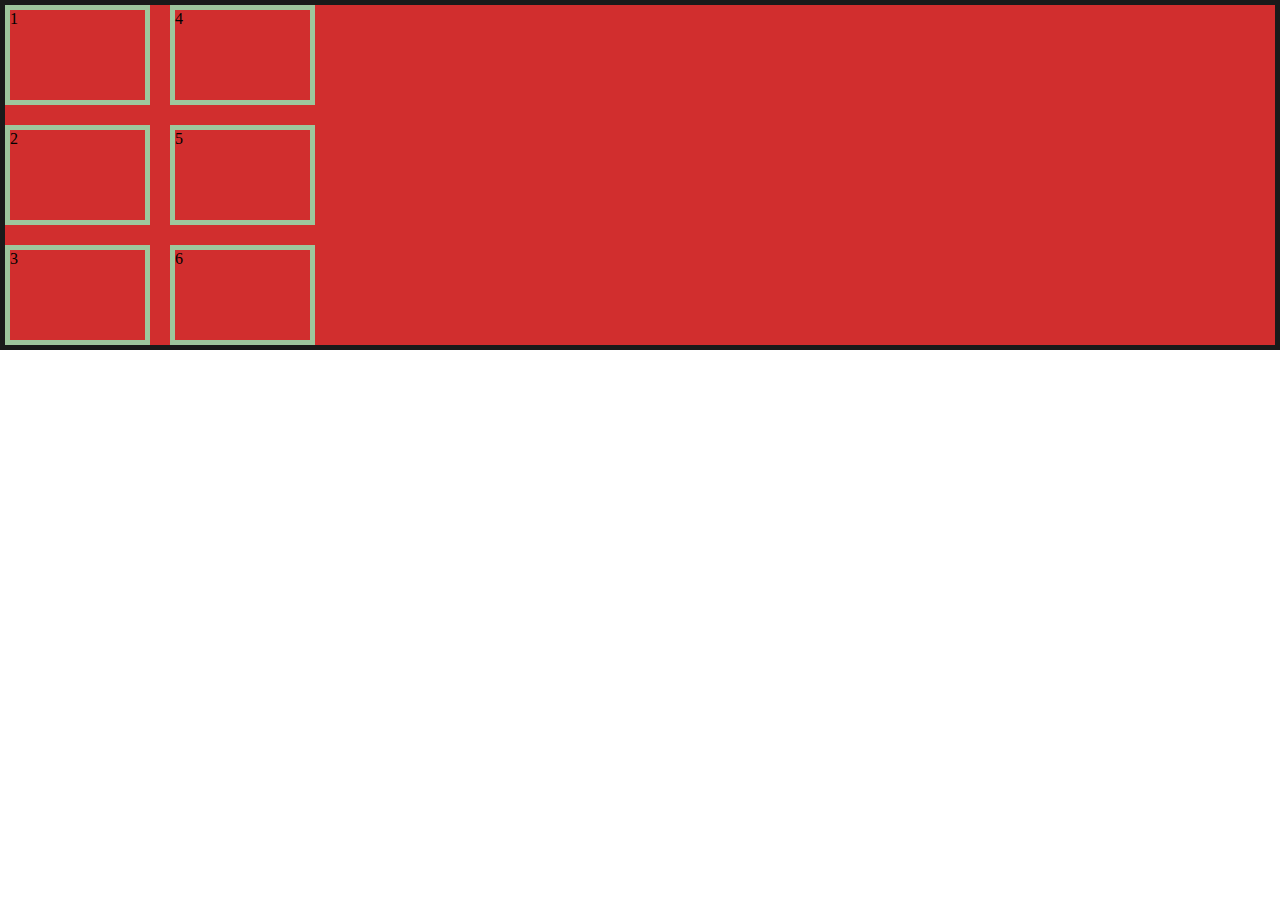
<file: index.html>
<!DOCTYPE html>
<html lang="en">
<head>
    <meta charset="UTF-8">
    <meta http-equiv="X-UA-Compatible" content="IE=edge">
    <meta name="viewport" content="width=device-width, initial-scale=1.0">
    <title>CSS grid</title>
    <link rel="stylesheet" href="./CSS/style.css">
</head>
<body>
    <div class="container">
        <div class="item">1</div>
        <div class="item">2</div>
        <div class="item">3</div>
        <div class="item">4</div>
        <div class="item">5</div>
        <div class="item">6</div>
    </div>
</body>
</html>
</file>
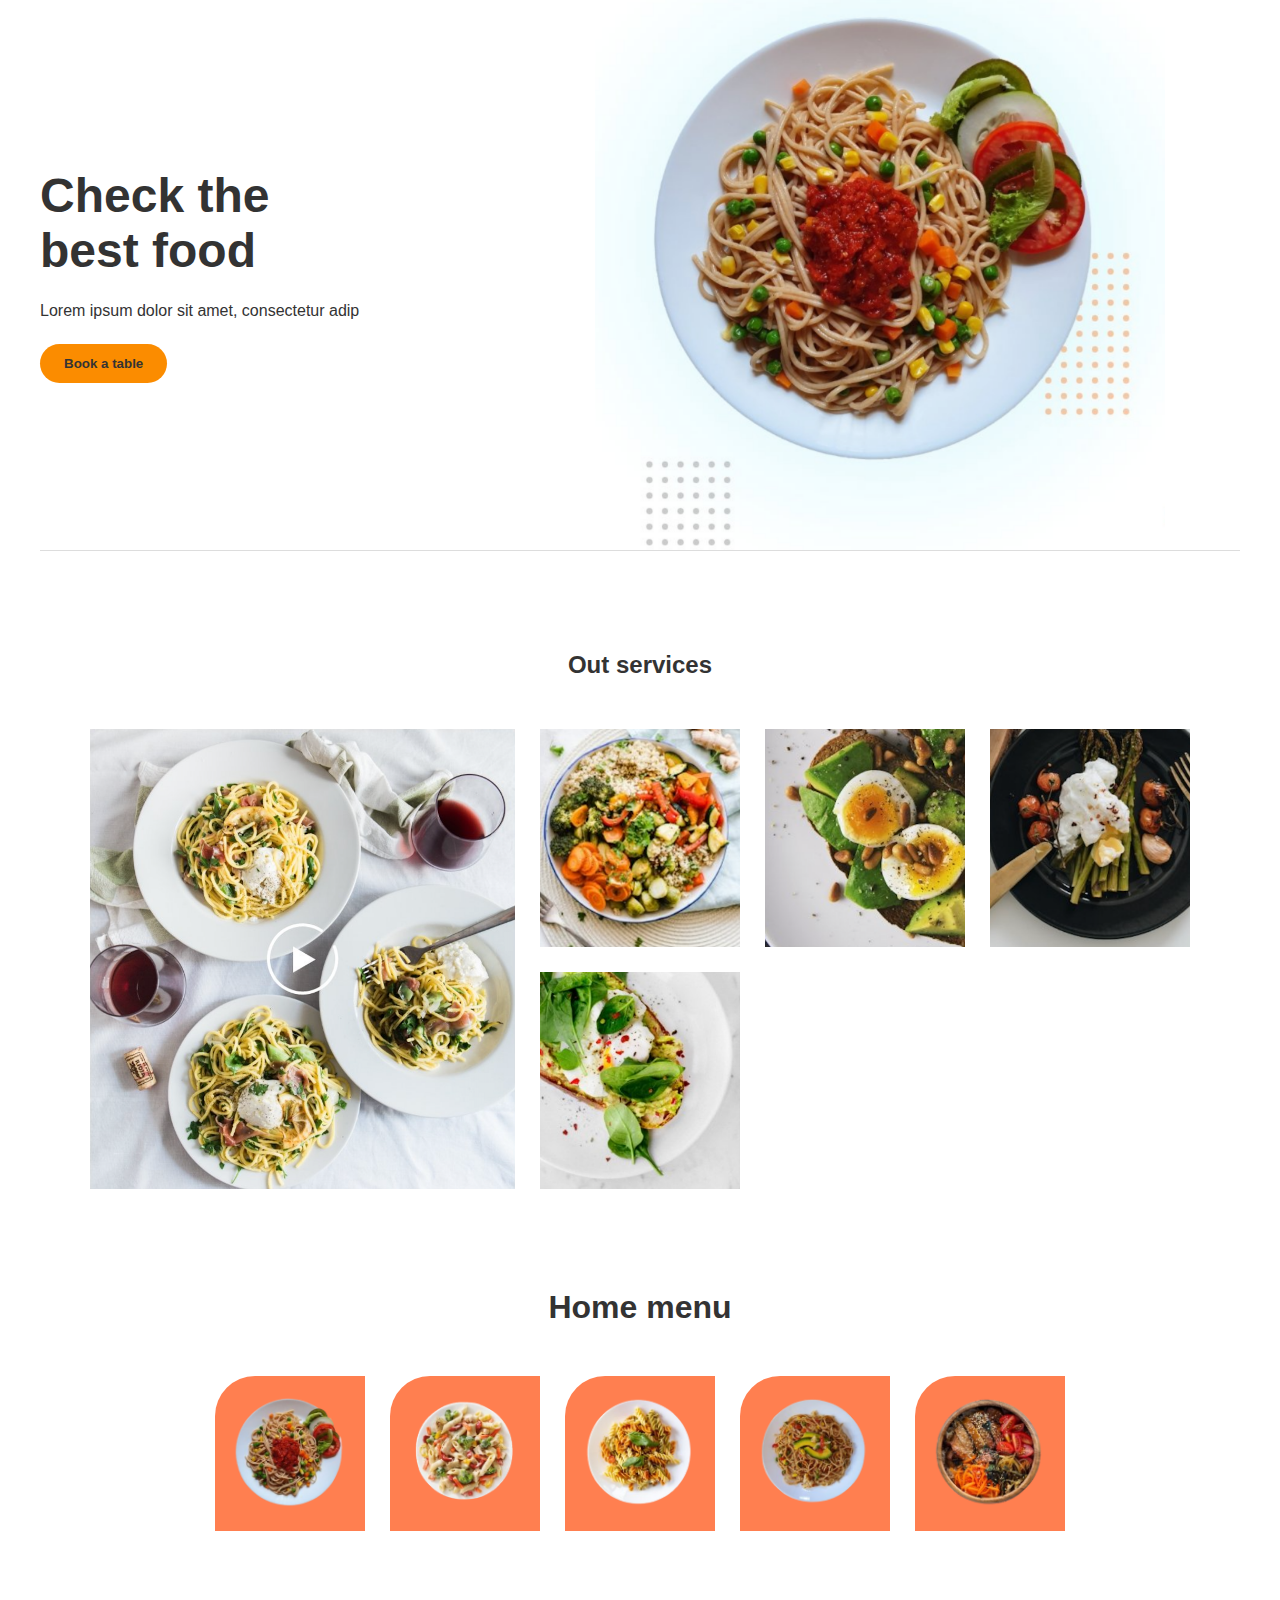
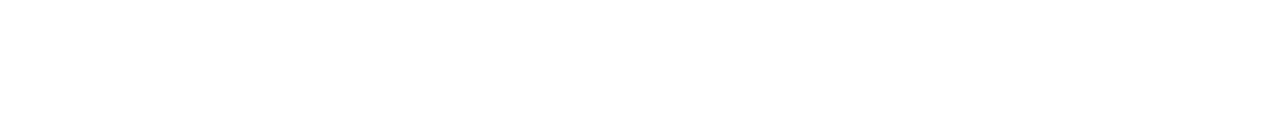
<file: Project/index.html>
<!DOCTYPE html>
<html lang="en">
<head>
    <meta charset="UTF-8">
    <meta http-equiv="X-UA-Compatible" content="IE=edge">
    <meta name="viewport" content="width=device-width, initial-scale=1.0">
    <title>Grid</title>
    <link rel="stylesheet" href="./css/style.css">
</head>
<body>
    <main>
        <section class="hero">
            <div class="info">
                <h1 class="info-title">Check the <br>best food</h1>
                <p class="info-subtitle">Lorem ipsum dolor sit amet, consectetur adip</p>
                <button class="info-button">Book a table</button>
            </div>
            <img class="hero-image" src="./images/hero.png" alt="plato de pasta con vegetales">
        </section>

        <section class="dishes">
            <h2 class="dishes-title">Out services</h2>
            <div class="dishes-grid">
            <img class="dishes-item dishes-item__big" src="./images/video.png" alt="video de un plato">
            <img class="dishes-item" src="./images/dish1.png" alt="plato con vegetales cortados">
            <img class="dishes-item" src="./images/dish2.png" alt="sandwich de aguacate con huevo">
            <img class="dishes-item" src="./images/dish3.png" alt="plato con apio y salsa">
            <img class="dishes-item" src="./images/dish4.png" alt="sandwich con jamon y especies">
            </div>
        </section>
        <section class="menu">
            <h2 class="menu-title">Home menu</h2>
            <div class="menu-grid">
                <div class="menu-grid-item">
                    <img src="./images/plate1.png" alt="plato de pasta con salsa y vegetales">
                </div>
                <div class="menu-grid-item">
                    <img src="./images/plate2.png" alt="plato de pasta con salsa y vegetales">
                </div>
                <div class="menu-grid-item">
                    <img src="./images/plate3.png" alt="plato de pasta con salsa y vegetales">
                </div>
                <div class="menu-grid-item">
                    <img src="./images/plate4.png" alt="plato de pasta con salsa y vegetales">
                </div>
                <div class="menu-grid-item">
                    <img src="./images/plate5.png" alt="plato de pasta con salsa y vegetales">
                </div>
            </div>
        </section>
    </main>
</body>
</html>
</file>
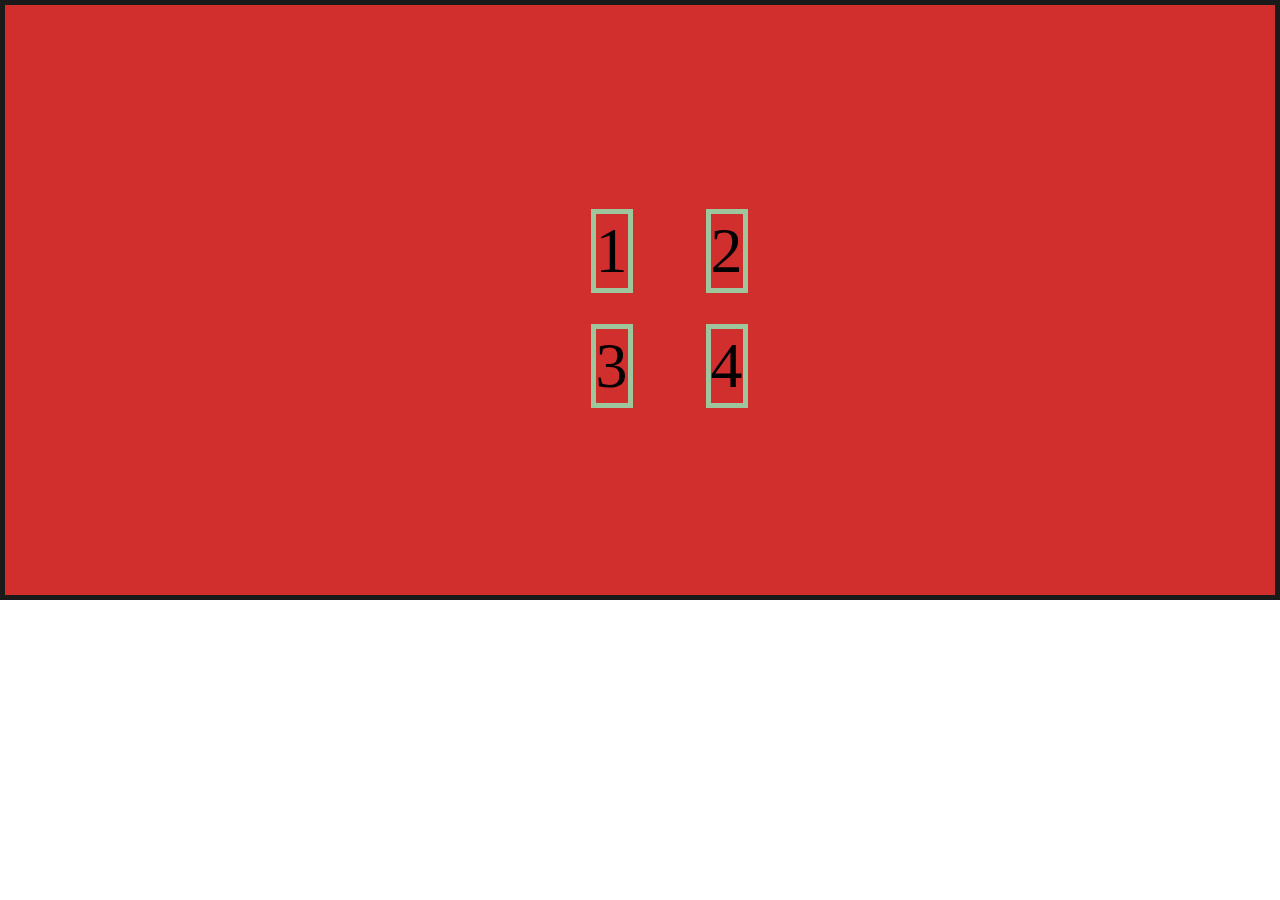
<file: alineacion.html>
<!DOCTYPE html>
<html lang="en">
<head>
    <meta charset="UTF-8">
    <meta http-equiv="X-UA-Compatible" content="IE=edge">
    <meta name="viewport" content="width=device-width, initial-scale=1.0">
    <title>Alineacion</title>
    <link rel="stylesheet" href="./CSS/alineacion.css">
</head>
<body>
    <div class="container">
        <div class="item item-1">1</div>
        <div class="item item-2">2</div>
        <div class="item item-3">3</div>
        <div class="item item-4">4</div>
    </div>
</body>
</html>
</file>
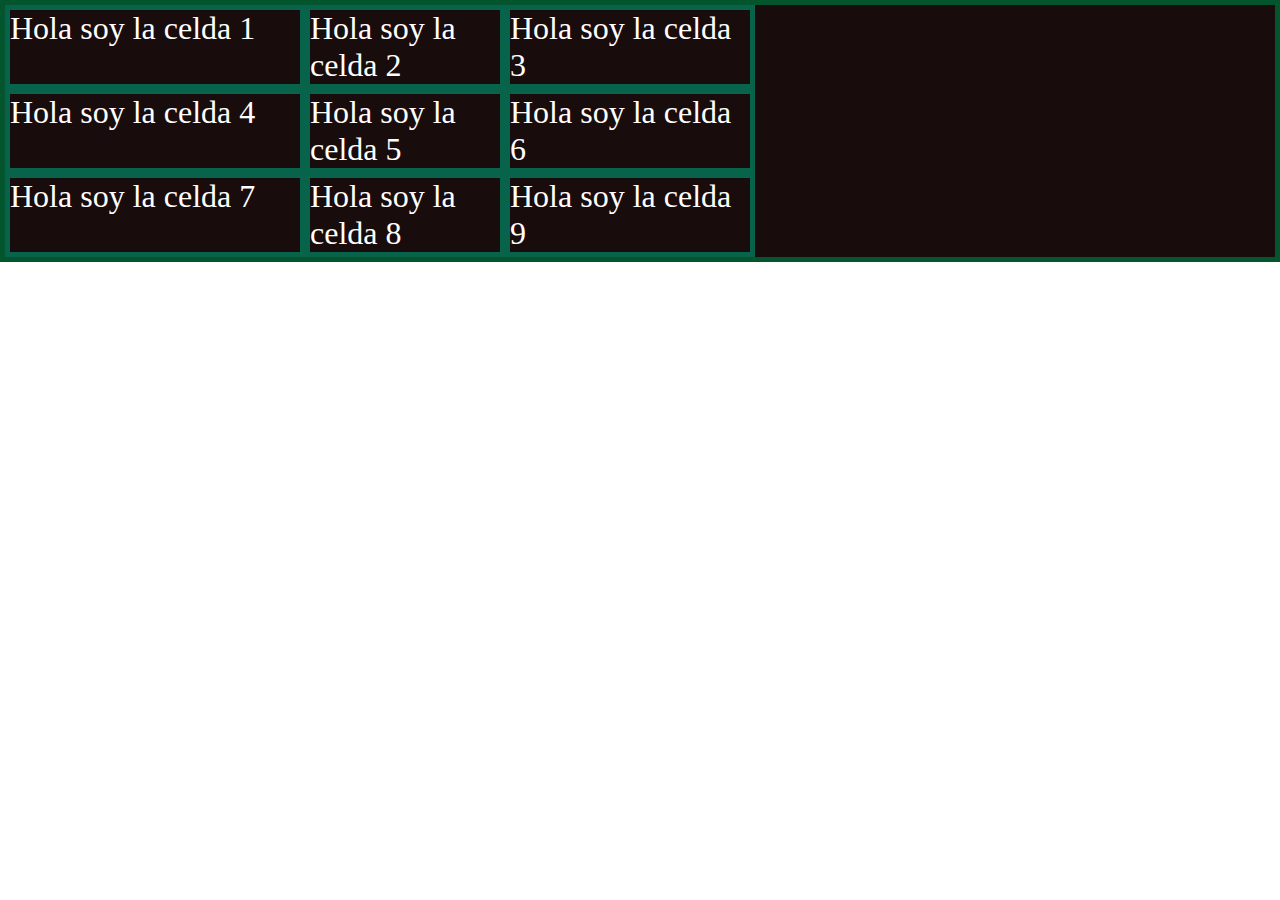
<file: funciones_especiales.html>
<!DOCTYPE html>
<html lang="en">
<head>
    <meta charset="UTF-8">
    <meta http-equiv="X-UA-Compatible" content="IE=edge">
    <meta name="viewport" content="width=device-width, initial-scale=1.0">
    <title>Funciones Especiales</title>
    <link rel="stylesheet" href="./CSS/funciones_especiales.css">
</head>
<body>
    <div class="container">
        <div class="item item-1">Hola soy la celda 1</div>
        <div class="item item-2">Hola soy la celda 2</div>
        <div class="item item-3">Hola soy la celda 3</div>
        <div class="item item-4">Hola soy la celda 4</div>
        <div class="item item-5">Hola soy la celda 5</div>
        <div class="item item-6">Hola soy la celda 6</div>
        <div class="item item-7">Hola soy la celda 7</div>
        <div class="item item-8">Hola soy la celda 8</div>
        <div class="item item-9">Hola soy la celda 9</div>
    </div>
</body>
</html>
</file>
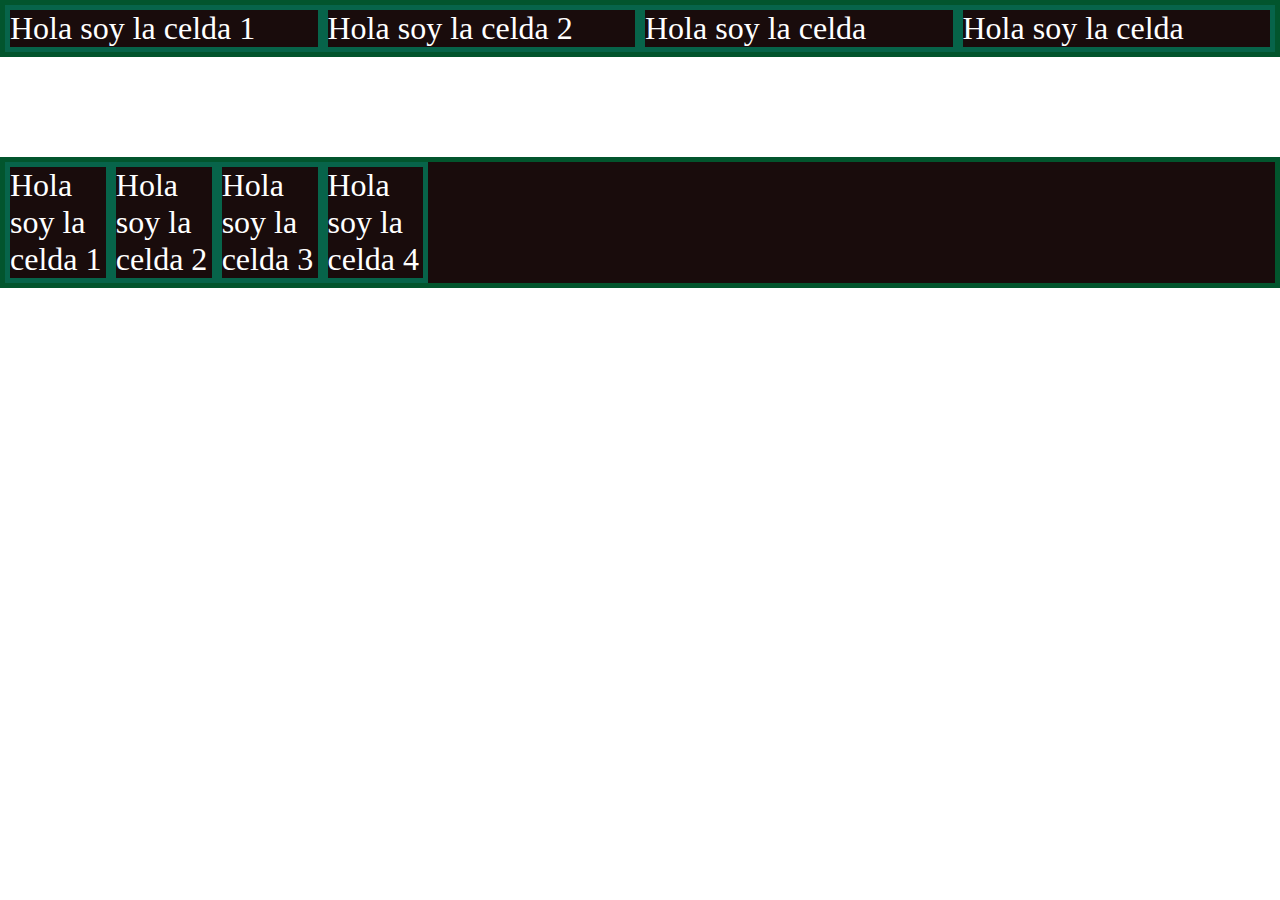
<file: keywords_especiales.html>
<!DOCTYPE html>
<html lang="en">
<head>
    <meta charset="UTF-8">
    <meta http-equiv="X-UA-Compatible" content="IE=edge">
    <meta name="viewport" content="width=device-width, initial-scale=1.0">
    <title>Keywords Especiales</title>
    <link rel="stylesheet" href="./CSS/keywords_especiales.css">
</head>
<body>
    <div class="container">
        <div class="item item-1">Hola soy la celda 1</div>
        <div class="item item-2">Hola soy la celda 2</div>
        <div class="item item-3">Hola soy la celda </div>
        <div class="item item-4">Hola soy la celda </div>
    </div>
    <div class="container-2">
        <div class="item item-1">Hola soy la celda 1</div>
        <div class="item item-2">Hola soy la celda 2</div>
        <div class="item item-3">Hola soy la celda 3</div>
        <div class="item item-4">Hola soy la celda 4</div>
    </div>
</body>
</html>
</file>
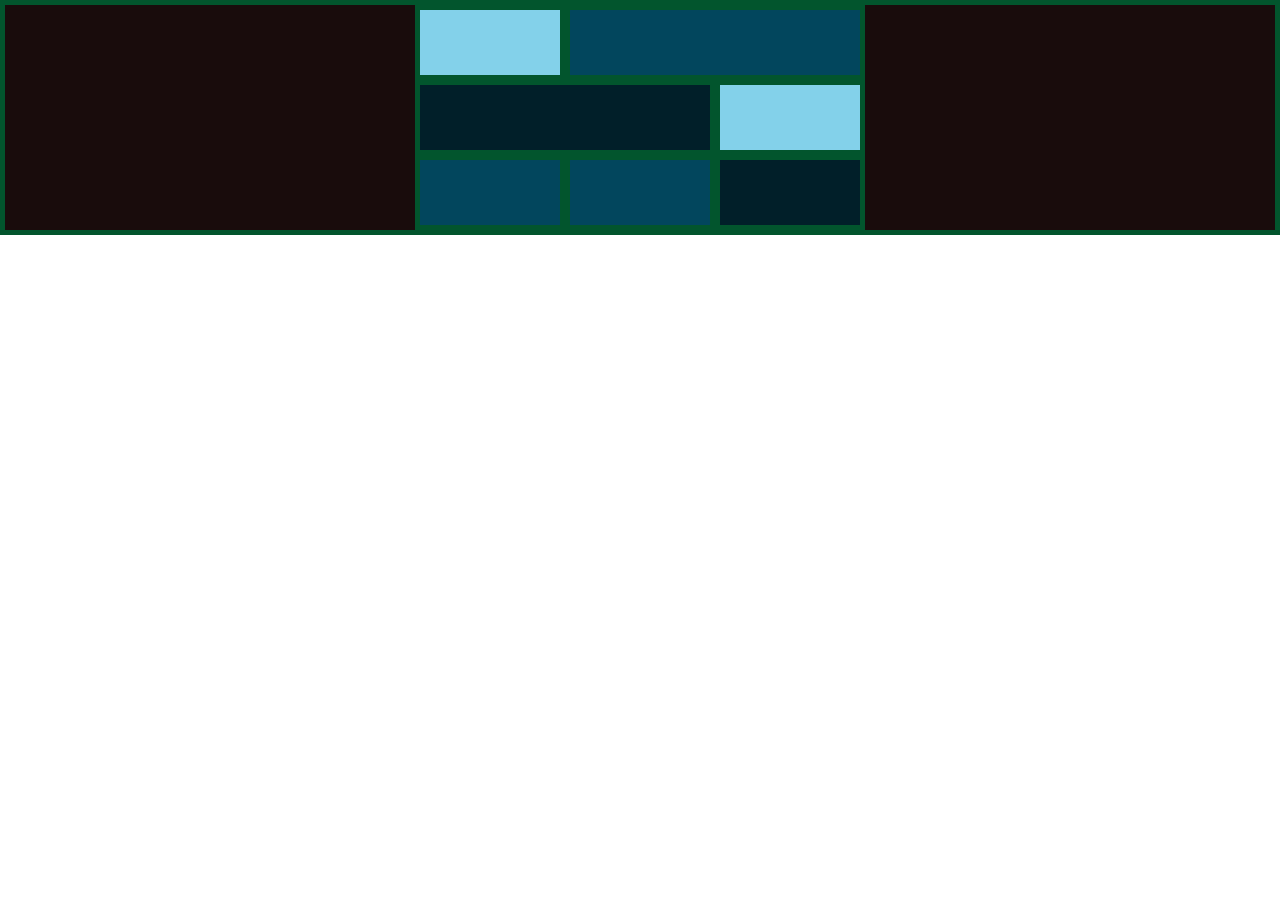
<file: ubicacion.html>
<!DOCTYPE html>
<html lang="en">
<head>
    <meta charset="UTF-8">
    <meta http-equiv="X-UA-Compatible" content="IE=edge">
    <meta name="viewport" content="width=device-width, initial-scale=1.0">
    <title>Propiedades de ubicacion</title>
    <link rel="stylesheet" href="./CSS/ubicacion.css">
</head>
<body>
    <div class="container">
        <div class="item item-1"></div>
        <div class="item item-2"></div>
        <div class="item item-3"></div>
        <div class="item item-4"></div>
        <div class="item item-5"></div>
        <div class="item item-6"></div>
        <div class="item item-7"></div>
    </div>
</body>
</html>
</file>
<file: CSS/style.css>
*{
    box-sizing: border-box;
    margin: 0;
    padding: 0;

}

.container{
    border: 5px solid rgb(26, 26, 26);
    background-color: rgb(209, 46, 46);
    display: grid;
    grid-template-rows: 100px 100px 100px;
    grid-auto-columns: 145px;
    grid-auto-flow: column;
    gap: 20px;
}

.item{
    border: 5px solid rgb(158, 198, 157)
}
</file>
<file: Project/css/style.css>
*{
    box-sizing: border-box;
    padding: 0;
    margin: 0;
    font-family: 'Roboto', sans-serif;
}

main{
    max-width: 1200px;
    margin: 0 auto;
}

.hero{
    display: grid;
    grid-template-columns: minmax(300px, 2fr) 3fr;
    grid-auto-rows: 550px;
    border-bottom: 1px solid #ddd;
}
.hero-image{
    width: 100%;
    height: 100%;
    object-fit: contain;
}
.info{
    align-self: center;
}
    .info-title{
        color: #333;
        font-size: 3rem;
        font-weight: bolder;
        margin-bottom: 24px;
    }
    .info-subtitle{
        color: #333;
        font-size: 1rem;
        margin-bottom: 24px;
    }
    .info-button{
        border: none;
        border-radius: 20px;
        color: #333;
        background-color: #fb8c00;
        font-weight: bolder;
        padding: 12px 24px;
    }

.dishes{
    margin: 100px 0;
}
.dishes-title{
    color: #333;
    font-weight: bold;
    text-align: center;
    margin-bottom: 50px;
}
.dishes-grid{
    display: grid;
    grid-template-columns: repeat(auto-fit, minmax(75px, 200px));
    grid-auto-rows: 1fr;
    gap: 25px;
    justify-content: center;
}   
.dishes-item{
    width: 100%;
    height: 100%;
    object-fit: cover;
}
    .dishes-item__big{
        grid-area: 1 / 1 / 3 / 3;
    }

.menu{
    margin-bottom: 200px;
}
    .menu-title{
        font-size: 2rem;
        color: #333;
        font-weight: bolder;
        text-align: center;
        margin-bottom: 50px;
    }
    .menu-grid{
        display: grid;
        grid-template-columns: repeat(auto-fit, 150px);
        justify-content: center;
        gap: 25px;
    }
        .menu-grid-item{
            background-color: coral;
            padding: 15px;
            border-top-left-radius: 40px;
        }
            .menu-grid-item img{
                width: 100%;
                height: 100%;
                object-fit: contain;
            }

@media screen and (max-width: 768px) {
    .hero{grid-template-columns: minmax(300px, 500px); justify-content: center;}
    .hero-image{display: none}

    .dishes-grid{grid-template-columns: repeat(auto-fit, minmax(75px, 100px));}
}
</file>
<file: CSS/alineacion.css>
*{
    box-sizing: border-box;
    padding: 0;
    margin: 0;
}

.container{
    border: 5px solid rgb(26, 26, 26);
    background-color: rgb(209, 46, 46);
    display: grid;
    gap: 15px;
    grid-template-columns: 100px 100px;
    grid-auto-rows: 100px;
    height: 600px;
    /* justify-content: center;
    align-content: center; */
    place-content: center;
    justify-items: end;
    align-items: start;
}

.item{
    border: 5px solid rgb(158, 198, 157);
    font-size: 4rem;
    place-self: end;
}
</file>
<file: CSS/funciones_especiales.css>
*{
    box-sizing: border-box;
    padding: 0;
    margin: 0;
}

.container{
    border: 5px solid rgb(2, 85, 45);
    background-color: rgb(25, 12, 12);
    display: grid;
    grid-template-columns: minmax(30px, 300px) 200px minmax(60px, 250px);
    grid-auto-rows: repeat(3, auto)
}

.item{
    border: 5px solid rgb(7, 100, 74);
    font-size: 2rem;
    color: white;
}
</file>
<file: CSS/keywords_especiales.css>
*{
    box-sizing: border-box;
    padding: 0;
    margin: 0;
}

.container{
    border: 5px solid rgb(2, 85, 45);
    background-color: rgb(25, 12, 12);
    display: grid;
    grid-template-columns: repeat(auto-fit, minmax(100px, 1fr));
}

.container-2{
    border: 5px solid rgb(2, 85, 45);
    background-color: rgb(25, 12, 12);
    display: grid;
    margin-top: 100px;
    grid-template-columns: repeat(auto-fill, minmax(100px, 1fr));
}

.item{
    border: 5px solid rgb(7, 100, 74);
    font-size: 2rem;
    color: white;
}
</file>
<file: CSS/ubicacion.css>
*{
    box-sizing: border-box;
    padding: 0;
    margin: 0;
}

.container{
    border: 5px solid rgb(2, 85, 45);
    background-color: rgb(25, 12, 12);
    display: grid;
    grid-template-columns: 150px 150px 150px;
    grid-auto-rows: 75px 75px 75px;
    grid-template-areas: 
        "one two two"
        "three three four"
        "five six seven";
    place-content: center;
}

.item{
    font-size: 4rem;
}

.item-1{
    border: 5px solid rgb(2, 85, 45);
    background-color: rgb(131, 209, 234);
    /* grid-column-start: 1;
    grid-column-end: 4; */
    grid-area: one;
}

.item-2{
    border: 5px solid rgb(2, 85, 45);
    background-color: rgb(2, 70, 93);
    /* grid-row: 2 / 4; */
    grid-area: two;

}

.item-3{
    border: 5px solid rgb(2, 85, 45);
    background-color: rgb(1, 31, 41);
    /* grid-area: 2 / 2 /4/4; */
    grid-area: three;
}

.item-4{
    border: 5px solid rgb(2, 85, 45);
    background-color: rgb(131, 209, 234);
    /* grid-column-start: 1;
    grid-column-end: 4; */
    grid-area: four;
}

.item-5{
    border: 5px solid rgb(2, 85, 45);
    background-color: rgb(2, 70, 93);
    /* grid-row: 2 / 4; */
    grid-area: five;

}

.item-6{
    border: 5px solid rgb(2, 85, 45);
    background-color: rgb(2, 70, 93);
    /* grid-area: 2 / 2 /4/4; */
    grid-area: six;
}

.item-7{
    border: 5px solid rgb(2, 85, 45);
    background-color: rgb(1, 31, 41);
    /* grid-area: 2 / 2 /4/4; */
    grid-area: seven;
}
</file>
